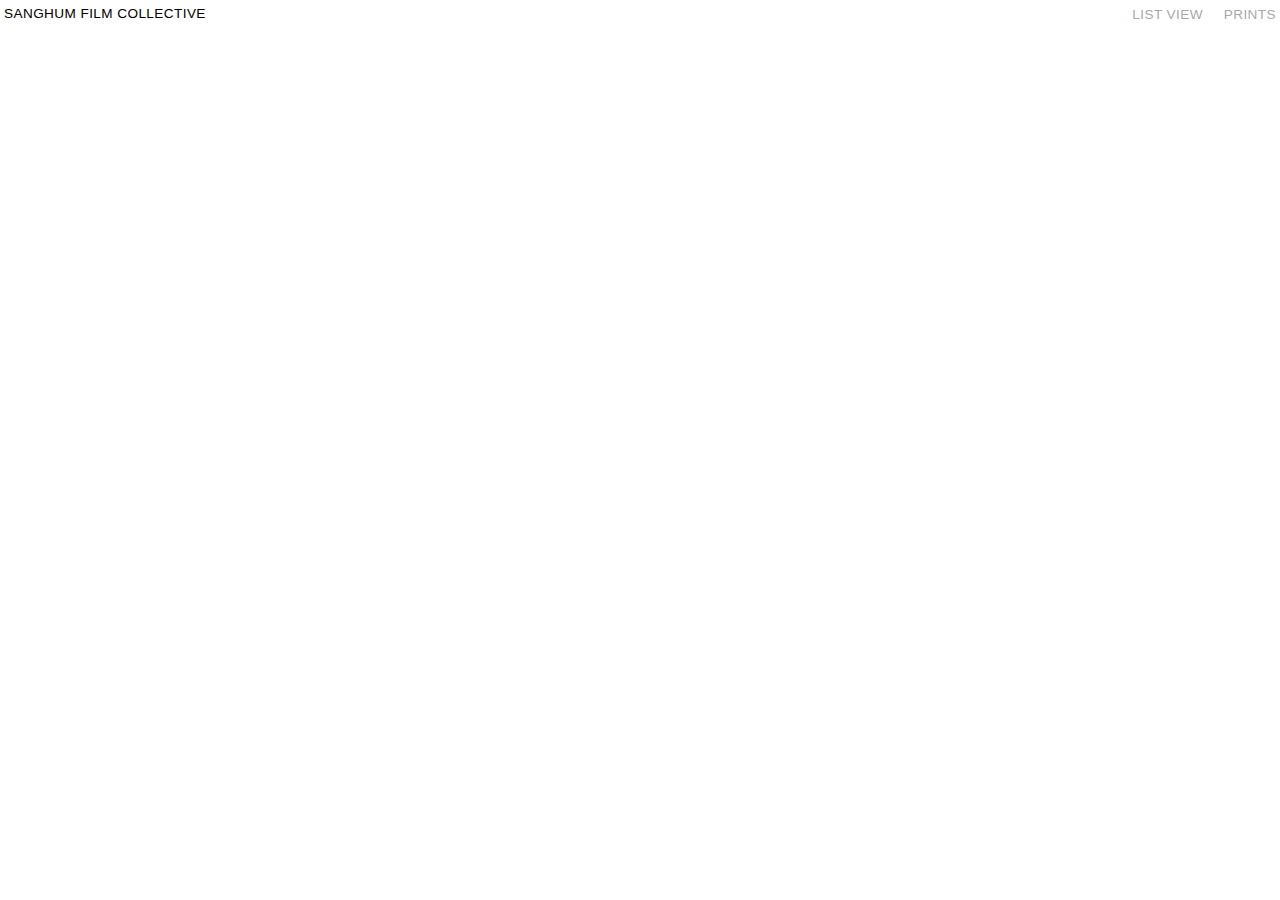
<file: program/fresh-kill.htm>
<!DOCTYPE html>

<html lang="en">
	<!-- (c) 2022 to present, last updated by rupali jan 3, 2026 -->

	<head>
		<title>SF Programming</title>
		<meta name="viewport" content="width=device-width, initial-scale=1" />
		<link rel="stylesheet" type="text/css" href="../css/programming.css" />
		<link rel="icon" type="image/png" href="../favicon.png" />
	</head>

	<body>
		<!-- <div class="videoloop">
			<video autoplay loop muted playsline width="1920px">
				<source src="assets/nagina scrollY.mp4" type="video/mp4" />
			</video>
		</div> -->
		<header>
			<!-- <form class="filter__container">
				<div class="filter--item">
					<input
						type="radio"
						id="All"
						name="program-filter"
						value="all"
						checked
					/>
					<label for="all">All</label>
				</div>
				<div class="filter--item">
					<input
						type="radio"
						id="Screening"
						name="program-filter"
						value="screening"
					/>
					<label for="screening">Screening</label>
				</div>
				<div class="filter--item">
					<input
						type="radio"
						id="Co-presentation"
						name="program-filter"
						value="copresentation"
					/>
					<label for="co-presentation">Co-presentation</label>
				</div>
				<div class="filter--item">
					<input
						type="radio"
						id="Gathering"
						name="program-filter"
						value="gathering"
					/>
					<label for="gathering">Gathering</label>
				</div>
			</form> -->
			<nav>
				<a href="index.htm" title="Return to homepage"
					>sanghum film collective</a
				>
				<span>
					<a class="inactive" href="#" title="View programming as list"
						>list view</a
					>
					<a class="inactive" href="#" title="View prints">prints</a>
				</span>
			</nav>
		</header>
		<main>
			<section class="program__container" id="">

			</section>
		</main>

		<script
			src="https://code.jquery.com/jquery-3.6.0.min.js"
			type="text/javascript"
		></script>
		<script src="../js/code-table.js" type="text/javascript"></script>
	</body>
</html>
</file>
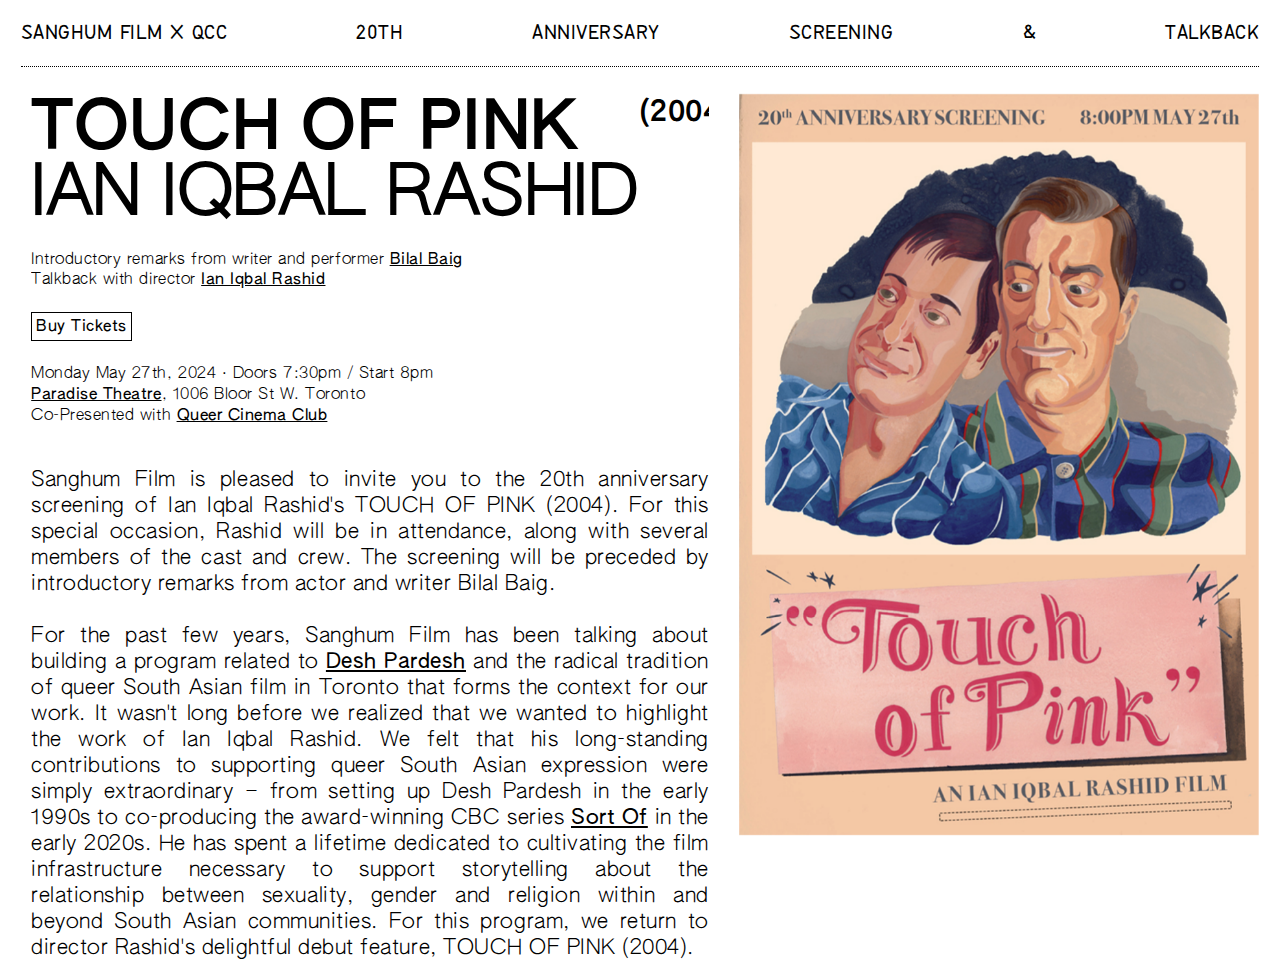
<file: touch-of-pink/event-page.htm>
<!DOCTYPE html>

<html lang="en">
	<!-- (c) 2024 to present, last updated by rupali may 13, 2024 -->

	<head>
		<meta charset="UTF-8" />
		<title>Screening & Talkback: TOUCH OF PINK</title>
		<meta name="viewport" content="width=device-width, initial-scale=1" />
		<link rel="stylesheet" type="text/css" href="style.css" />
		<link rel="icon" type="image/png" href="../favicon.png" />
	</head>

	<body>
		<header>
			<span
				><p>Sanghum Film X QCC</p><p>20th</p>
				<p>Anniversary</p>
				<p>screening</p>
				<p>&</p>
				<p>talkback</p></span
			>
		</header>

		<main>
			<section class="content--text">
				<img id="mobile-only" src="FilmPoster2_SamiAlwani.jpg" title="Film poster by Sami Alwani">
				<div class="content--title">
					<h1>Touch Of Pink</h1>
					<p>(2004)</p>
					<h1>ian iqbal rashid</h1>
				</div>

				<nav>
					<ul>
            <li>Introductory remarks from writer and performer
						<a target="_blank" class="link--inline" href="https://www.instagram.com/sortofbilal/" title="">Bilal Baig</a></li>
            <li>Talkback with director
						<a target="_blank" class="link--inline" href="https://www.instagram.com/minds_iir/">Ian Iqbal Rashid</a></li>
          </ul>
	
					<a
						href="https://www.eventbrite.ca/e/qcc-x-sanghumfilm-present-a-touch-of-pink-20th-anniversary-tickets-898722020757?aff=ebdsshcopyurl&utm-source=cp&utm-term=listing&utm-campaign=social&utm-medium=discovery&utm-content=attendeeshare"
						title="Eventbrite Ticket Link" target="_blank"
						>Buy Tickets</a
					>

          <ul>
            <li>Monday May 27th, 2024 &#183; Doors 7:30pm / Start 8pm</li>
            <li><a target="_blank" class="link--inline" href="https://paradiseonbloor.com/"
							>Paradise Theatre</a>, 1006 Bloor St W. Toronto</li>
              <li>Co-Presented with
						<a
							target="_blank" class="link--inline"
							href="https://www.peterknegt.com/queercinemaclub"
							title="Peter Knegt X Queer Cinema Club"
							>Queer Cinema Club</a
						></li>
          </ul>
		
				</nav>

				<p class="content--description">
					Sanghum Film is pleased to invite you to the 20th anniversary screening of Ian Iqbal Rashid's TOUCH OF PINK (2004). For this special occasion, Rashid will be in attendance, along with several members of the cast and crew. The screening will be preceded by introductory remarks from actor and writer Bilal Baig.  
<br><br>
For the past few years, Sanghum Film has been talking about building a program related to <a href="https://savac.net/collection/desh-pardesh/" class="link--inline" target="_blank" title="Desh Pardesh X SAVAC">Desh Pardesh</a> and the radical tradition of queer South Asian film in Toronto that forms the context for our work. It wasn&#39;t long before we realized that we wanted to highlight the work of Ian Iqbal Rashid. We felt that his long-standing contributions to supporting queer South Asian expression were simply extraordinary &#8211; from setting up Desh Pardesh in the early 1990s to co-producing the award-winning CBC series <a class="link--inline" target="_blank" title="Sort Of" href="https://gem.cbc.ca/sort-of">Sort Of</a> in the early 2020s. He has spent a lifetime dedicated to cultivating the film infrastructure necessary to support storytelling about the relationship between sexuality, gender and religion within and beyond South Asian communities. For this program, we return to director Rashid&#39;s delightful debut feature, TOUCH OF PINK (2004).
<br><br>
This romantic comedy tells the coming-out story of Alim (Jimi Mistry), a gay, Muslim, Indo-Canadian man who lives with his British boyfriend Giles (Kristen Holden-Ried) in London, UK. When Alim&#39;s watchful and widowed Ismaili mother Nuru (Suleka Mathew) decides to visit from Toronto, he seeks emotional guidance from imaginary friend and confidante, the ghost of queer, classic Hollywood moviestar Cary Grant (Kyle McLachlan). A Doris Day-fangirl herself, an unaware Nuru dreams up nuptial prospects for her son. A dramedy of errors ensues, with a heart-warming mother-son relationship at its center. Nodding to the Grant/Day-starrer <a class="link--inline" target="_blank" title="IMDb: That Touch of Mink" href="https://www.imdb.com/title/tt0056575/?_encoding=UTF8">That Touch of Mink </a>(1962), Rashid&#39;s British-Canadian aughts romp offers an inventive, intergenerational update to the singular cinematic tradition of conservative yet cheeky sex-comedies of 1950s-60s Hollywood. In turns both raucous and tender, TOUCH OF PINK (2004) unfolds as a charmingly risqué, rosily transcontinental, queerly familial affair.
<br><br>
Reflecting on the possibilities for life in the midst of oppression and alienation in the introduction of the <a href="https://rungh.org/how-do-you-say-queer-in-south-asian/" class="link--inline" target="_blank" title="1995 Rungh">1995 Queer Issue of Rungh</a>, Rashid invited his readers to learn how “to speak in a radical accent, the popular language of our times, […] the language of pleasure, adventure, liberation, gratification and novelty.” In many ways, this quotation captures exactly what Rashid accomplished with TOUCH OF PINK (2004). The film imparted a diasporic vernacular of gay liberation that Rashid had developed during his time at Desh Pardesh in 1990s Toronto to gay Muslims and South Asians around the world. It offered a new grammar to make sense of those parts of life that were left unspoken and under-analyzed within South Asian diaspora families &#8211; sexuality and the body; violence and trauma; desire and imagination. Over the past twenty years, Rashid has regularly received thank you notes and messages of gratitude from film watchers around the world who have used the film&#39;s insights and particular dialect to powerfully re-shape their own lives for the better. 
<br><br>
We look forward to welcoming and celebrating Rashid, the cast and crew, and everyone in the broader Toronto arts community who have made this legacy of queer South Asian filmmaking possible in the first place.<br><br>


				</p>

        <div class="content--footer">
          <ul>
          <li>&#9829; Thank you to the Toronto Arts Council for its financial support.</li>
          <li>&#9829; Promotional Partners
					<a class="link--inline"target="_blank" href="https://torontoqueerfilmfest.com/" title="Toronto Queer Film Festival">TQFF</a> &
					<a target="_blank" class="link--inline" href="https://arquives.ca/" title="The ArQuives"
						>The ArQuives</a
					></li>
          <li>&#9829; Poster designed by
					<a
						target="_blank" class="link--inline"
						href="https://samialwani.com/"
						title="www.samialwani.com"
						>Sami Alwani</a
					></li>
        </ul>
        <a target="_blank" title="sanghumfilm.com" class="link--button" href="../index.htm">Back to Sanghum Film Home</a>
        </div>
				
			
				
			</section>

			<section class="content--img">
				<img
					src="FilmPoster_SamiAlwani.jpg"
					title="TOUCH OF PINK film poster by Sami Alwani"
				/>
			</section>
		</main>
	</body>
</html>
</file>
<file: css/programming.css>
@import 'font.css';

:root {
	--primary-font: 'Arial Narrow', sans-serif;
	--secondary-font: 'Arial', sans-serif;
	--film-title: 'Arial Black', 'Arial Narrow', sans-serif;
	--light-color: #f1fff0;
	--text-color: #000000;
	--secondary-color: #1aff00;
	--grey: #909090cc;
	--link-hover-color: #c0b1dc;
	color: var(--text-color);
	font-size: calc(0.8em + 0.25vw);
	letter-spacing: 0.025em;
	line-height: 1.3em;
	font-family: var(--primary-font);
}

* {
	-webkit-text-size-adjust: none;
	-webkit-font-smoothing: antialiased;
	-moz-osx-font-smoothing: grayscale;
	scroll-behavior: smooth;
	-webkit-box-sizing: border-box;
	-moz-box-sizing: border-box;
	box-sizing: border-box;
	text-rendering: optimizeLegibility;
}

html,
body {
	margin: 0;
	padding: 0;
}

body {
	height: 100%;
	width: 100%;
}

a {
	text-decoration: none;
	color: var(--text-color);
}

a:active,
a:focus {
	text-decoration: none;
}

a:hover {
	color: var(--secondary-color);
}

.videoloop {
	position: fixed;
	top: 0;
	left: 0;
	filter: invert(1) saturate(0.1);
	z-index: -1;
}

.hidden {
	display: none;
}

header {
	padding: 0.25rem;
	margin: 0;
}

header nav {
	display: flex;
	flex-direction: row;
	justify-content: space-between;
	margin: 0;
	padding: 0;
}

header nav a,
header nav span a {
	cursor: default;
	font-size: 0.85rem;
	font-family: var(--primary-font);
	text-transform: uppercase;
	/* text-shadow: 0px 0px 1px var(--text-color); */
	background: transparent;
	outline: none;
}

header nav a:hover {
	cursor: grab;
	color: var(--text-color);
	text-decoration: underline;
	text-underline-offset: 3px;
	text-decoration-color: var(--text-color);
}

header nav a:first-of-type {
	flex-grow: 1;
}

.inactive {
	margin-left: 1rem;
	color: var(--grey);
}

.inactive:hover {
	cursor: not-allowed;
	color: var(--grey);
	text-decoration-color: var(--grey);
}

.filter__container {
	display: flex;
	flex-direction: row;
	position: fixed;
	border-radius: 1rem;
	/* box-shadow: 0 0 12px 2px white inset; */
	text-transform: uppercase;
	z-index: 2;
	left: 50%;
	transform: translateX(-50%);
	width: max-content;
	background: rgba(255, 255, 255, 0.25);
}

.filter--item {
	margin: 0 0.5rem;
	font-size: 0.85rem;
}

.filter--item input {
	appearance: none;
	margin: 0;

	border-radius: 1rem;
	width: 10px;
	height: 11px;

	border: 1px solid var(--light-color);
	transition: 0.2s all linear;

	position: relative;
	top: 0;
}

.filter--item input:checked {
	background-image: none;
	background: var(--text-color);
	border: 1px solid var(--light-color);
	border-radius: 0;
}

.filter--item label {
	text-transform: capitalize;
}

.program__container {
	display: flex;
	flex-direction: row;
	font-family: var(--secondary-font);
	flex-wrap: wrap;
	padding: 0 0.125rem;
}

.program--item {
	min-width: 180px;
	width: calc((100% / 6) - 0.25rem);
	padding: 0;
	margin: 0 0.125rem 0.25rem 0.125rem;
	position: relative;

	border: 1px dotted var(--light-color);
}

.program--item[data-confirm='hide'],
.program--item[data-confirm='undefined'] {
	display: none !important;
}

.program--item[data-upcoming='upcoming'] {
	border: 1px solid var(--secondary-color);
}

.program--item[data-upcoming='upcoming'] .program--details::after {
	content: '\2726  upcoming \2726';
	text-align: center;
	display: block;
	font-size: 10px;
	line-height: 2ch;
	text-align: center;
	padding: 0.375rem 0.25rem;
	text-transform: uppercase;
	text-shadow: 1px 0 2px var(--secondary-color);
	color: var(--secondary-color);
}

.program--item[data-upcoming='upcoming'] .filter--upcoming {
	display: block;
	margin-top: -1.125rem;
	color: var(--secondary-color);
}

.program--item .program--details {
	margin: 0 0.25rem 1rem 0.25rem;
	text-align: center;
	color: var(--light-color);
	text-shadow: 1px 0px 2px var(--light-color);
	opacity: 0.85;
	mix-blend-mode: overlay;
}

.program--item .program--details h4,
.program--item .program--details h5,
.program--item .program--details p {
	font-weight: normal;
	margin: 0;
	line-height: 1.9ch;
	font-size: 0.85rem;
}

.program--item .program--details h4 {
	font-family: var(--film-title);
	overflow: hidden;
	display: -webkit-box;
	-webkit-box-orient: vertical;
	-webkit-line-clamp: 3;
}

.program--item .program--details span {
	display: flex;
	flex-direction: row;
	justify-content: center;
}

.program--item .program--details h5,
.program--item .program--details p {
	font-family: var(--secondary-font);
}

.program--item
	.program--details
	p:not(.program--item .program--details p[data-year=''])::before {
	content: '\00B7';
	margin: 0 2px;
}

.program--item ul {
	list-style: none;
	display: flex;
	flex-direction: row;
	flex-wrap: wrap;
	margin: 0;
	padding: 0.25rem;
	left: 0;
	top: 0;
	position: absolute;
	opacity: 0;
	width: calc(100% - 0.5rem);
}

.program--item li {
	line-height: 2ch;
}

.program--item li,
.program--item .filter--upcoming p,
.program--item .filter--online {
	font-size: 10px;
	text-align: center;
	padding: 0.125rem 0.25rem;
}

.program--item li[data-filter-type='FALSE'],
.program--item .filter--upcoming[data-filter-type='current'],
.program--item .filter--upcoming[data-filter-type='archive'],
.program--item .filter--online[data-online='irl'] {
	display: none;
}

.program--item .filter--upcoming,
.program--item .filter--online[data-online='online'] {
	opacity: 0;
}

.program--item .filter--online[data-online='online'] {
	transform: translateY(-0.5rem);
	margin-bottom: 1rem;
}

.program--item .filter--upcoming p,
.program--item .filter--online {
	margin: 0;
	line-height: 1.4ch;
}

.program--item .filter--online {
	color: var(--light-color);
}

.program--item .filter--online::before {
	content: '#';
}

.program--item .filter--series {
	color: var(--light-color);
	border: 1px solid var(--light-color);
	border-radius: 1rem;
	padding-right: 0.5rem;
	background: var(--text-color);
}

.program--item .filter--series::before {
	content: '';
	width: 5px;
	height: 5px;
	background: var(--light-color);
	display: inline-block;
	margin: 0 0.25rem 0.075rem;
	border-radius: 1rem;
}

.program--item img {
	width: 100%;
	filter: grayscale(100%) contrast(2);
	mix-blend-mode: exclusion;
}

.program--item:hover {
	cursor: grab;
	border: 1px solid white;
	background: var(--text-color);
	border-radius: 8px;
}

.program--item[data-upcoming='upcoming']:hover {
	border: 1px solid var(--secondary-color);
	/* box-shadow: none; */
}

.program--item[data-upcoming='upcoming']:hover .filter--upcoming,
.program--item[data-upcoming='current']:hover
	.filter--online[data-online='online'],
.program--item[data-upcoming='archive']:hover
	.filter--online[data-online='online'] {
	opacity: 1;
}

.program--item:hover img {
	filter: grayscale(0%) contrast(1) brightness(1);
	mix-blend-mode: normal;
	box-shadow: none;
	border-radius: 7px 7px 0 0;
}

.program--item:hover ul {
	opacity: 1;
	z-index: 1;
}

.program--item:hover .program--details,
.program--item:hover .filter--upcoming {
	mix-blend-mode: normal;
	text-shadow: none;
	opacity: 1;
}

/* mobile */

@media (max-width: 1108px) {
	.program--item {
		width: calc((100% / 4) - 0.25rem);
	}
}

@media (max-width: 735px) {
	.program--item {
		width: calc((100% / 3) - 0.25rem);
	}
}

@media (max-width: 640px) {
	main {
		margin-bottom: 3.75rem;
	}
	.program--item {
		width: calc((100% / 2) - 0.25rem);
	}

	.filter__container {
		background: rgba(255, 255, 255, 0.85);
		bottom: 0.5rem;
		width: calc(100% - 1.75rem);
		height: 3rem;
		justify-content: space-between;
		/* border: 1px solid var(--light-color); */
		align-items: center;
		padding: 0 1rem;
	}

	.filter--item,
	header nav a,
	header nav span button {
		font-size: 1.15rem;
		margin: 0.25rem 0;
	}

	.filter--item input {
		border: 1px solid var(--text-color);
	}

	.program--item img {
		filter: none;
		mix-blend-mode: normal;
	}

	.program--item .filter--upcoming,
	.program--item .filter--online[data-online='online'] {
		opacity: 1;
	}

	.program--item[data-upcoming='upcoming']:hover {
		border: 1px solid var(--secondary-color);
	}
	.program--item:hover {
		border: 1px dotted var(--light-color);
	}

	.program--item[data-upcoming='upcoming'] .filter--upcoming,
	.program--item[data-upcoming='current'] .filter--online[data-online='online'],
	.program--item[data-upcoming='archive'] .filter--online[data-online='online'],
	.program--item ul,
	.program--item .program--details,
	.program--item .filter--upcoming {
		opacity: 1;
	}

	.program--item[data-upcoming='upcoming'] {
		padding-bottom: 2rem;
	}

	.program--item .program--details,
	.program--item .filter--upcoming {
		mix-blend-mode: normal;
		text-shadow: none;
	}
}
</file>
<file: touch-of-pink/style.css>
@font-face {
	font-family: 'Authentic 130';
	src: url(fonts/AUTHENTICSans-130.woff) format('woff2');
	font-weight: normal;
	font-style: normal;
}

@font-face {
	font-family: 'Authentic 90';
	src: url(fonts/AUTHENTICSans-90.woff) format('woff2');
	font-weight: normal;
	font-style: normal;
}

@font-face {
	font-family: 'Authentic 60';
	src: url(fonts/AUTHENTICSans-60.woff) format('woff2');
	font-weight: normal;
	font-style: normal;
}

@font-face {
	font-family: 'Faktory';
	src: url(fonts/faktory.otf);
}

:root {
	--primary-font: 'Authentic 60', sans-serif;
	--title-font: 'Authentic 130', sans-serif;
	--link-font: 'Authentic 90', sans-serif;
	--header-font: 'Faktory', sans-serif;
	--text-color: #000000;
	--secondary-color: #1aff00;
	--fade-in-effect: fadein 400ms;
	color: var(--text-color);
	font-size: calc(0.5em + 1vw);
	letter-spacing: 0.025em;
	line-height: 1.15em;
	cursor: default;
	font-family: var(--primary-font);
	-webkit-animation: var(--fade-in-effect);
	-moz-animation: var(--fade-in-effect);
	-ms-animation: var(--fade-in-effect);
	-o-animation: var(--fade-in-effect);
	animation: var(--fade-in-effect);
}

::selection {
	background: #fcc5ff;
	color: #fff;
}

* {
	box-sizing: border-box;
}

html {
	line-height: 1.2em;
	-webkit-text-size-adjust: 100%;
	-webkit-tap-highlight-color: transparent;
}

html,
body {
	padding: 0;
	margin: 0;
}

body {
	height: 100vh;
	margin: 0 1rem;
	overflow-y: hidden;
}

header {
	width: 100%;
	text-transform: uppercase;
	border-bottom: 1px dotted;
	font-family: var(--header-font);
	background-color: #ffffff;
	position: relative;
	top: 0;
	z-index: 10;
}

header span {
	display: flex;
	flex-direction: row;
	flex-wrap: wrap;
	justify-content: space-between;
}

main {
	display: grid;
	grid-template-columns: 1fr 540px;
	overflow: hidden;
	height: 100vh;
	cursor: ns-resize;
}

a {
	color: var(--text-color);
	font-family: var(--link-font);
}

.content--text {
	overflow-y: scroll;

	margin: 0 0.5rem;
	padding-bottom: 6rem;
}

.content--text p {
	text-align: justify;
	word-break: keep-all;
}

.content--title {
	text-transform: uppercase;
	display: grid;
	grid-template-columns: max-content 1fr;
	margin: 2.5rem 0 0 0;
	word-wrap: break-word;
}

.content--title h1 {
	font-family: var(--title-font);
	font-size: 3.25rem;
	margin: 0;
}

.content--title p {
	grid-column: 2;
	grid-row: 1;
	margin: 0;
	font-family: var(--title-font);
	font-size: 1.4rem;
	transform: translateY(-0.8rem);
}

.content--title p + h1 {
	font-family: var(--primary-font);
	font-size: 3.25rem;
	margin: 2rem 0;
}

nav {
	font-size: 0.75rem;
	line-height: 1rem;
}

nav a {
	border: 1px solid var(--text-color);
	text-decoration: none;
	padding: 6px 4px;
}

nav a:hover {
	background-color: #000000;
	color: #ffffff;
}

a.link--inline {
	text-decoration: underline;
	padding: 0;
	border: none;
}

a.link--inline:hover {
	color: var(--text-color);
	background-color: var(--secondary-color);
}

nav ul {
	list-style: none;
	padding: 0;
	margin: 0 0 1.25rem 0;
}

nav a + ul {
	margin: 1.25rem 0 2rem 0;
}

.content--description {
	line-height: 1.25rem;
}

.content--footer ul {
	list-style: none;
	margin: 1rem 0 2rem 0;
	padding: 0;
	font-size: 0.85rem;
}

a.link--button {
	font-size: 0.75rem;
	text-decoration: none;
	padding: 6px 4px;
	margin: 2rem 0 4rem 0;
	text-align: center;
	border: 1px solid var(--text-color);
}

a.link--button:hover {
	color: #FFFFFF;
	background-color: var(--text-color);
}
.content--img {
	position: fixed;
	top: 4.5rem;
	right: 1rem;
}

.content--img img {
	width: 520px;
	height: auto;
}

#mobile-only {
	display: none;
}

@media (max-width: 1200px) {

.content--title h1, .content--title p + h1  {
	font-size: 2rem;
}
.content--title p {
	font-size: 0.8rem;
    transform: translatex(-1rem);
}
.content--title p + h1 {
	margin: 1rem 0;
}
}
@media (max-width: 1028px)
 {
	main {
	grid-template-columns: 1fr 340px;
}

.content--img img {
	width: 320px;
	height: auto;
}

}

@media (max-width: 740px)
 {
	#mobile-only {
		display: block;
		width: 100%;
		margin-top: 1rem;
	}

.content--text {
	grid-column: 1/3;
}

.content--img {
display: none;
}

}
</file>
